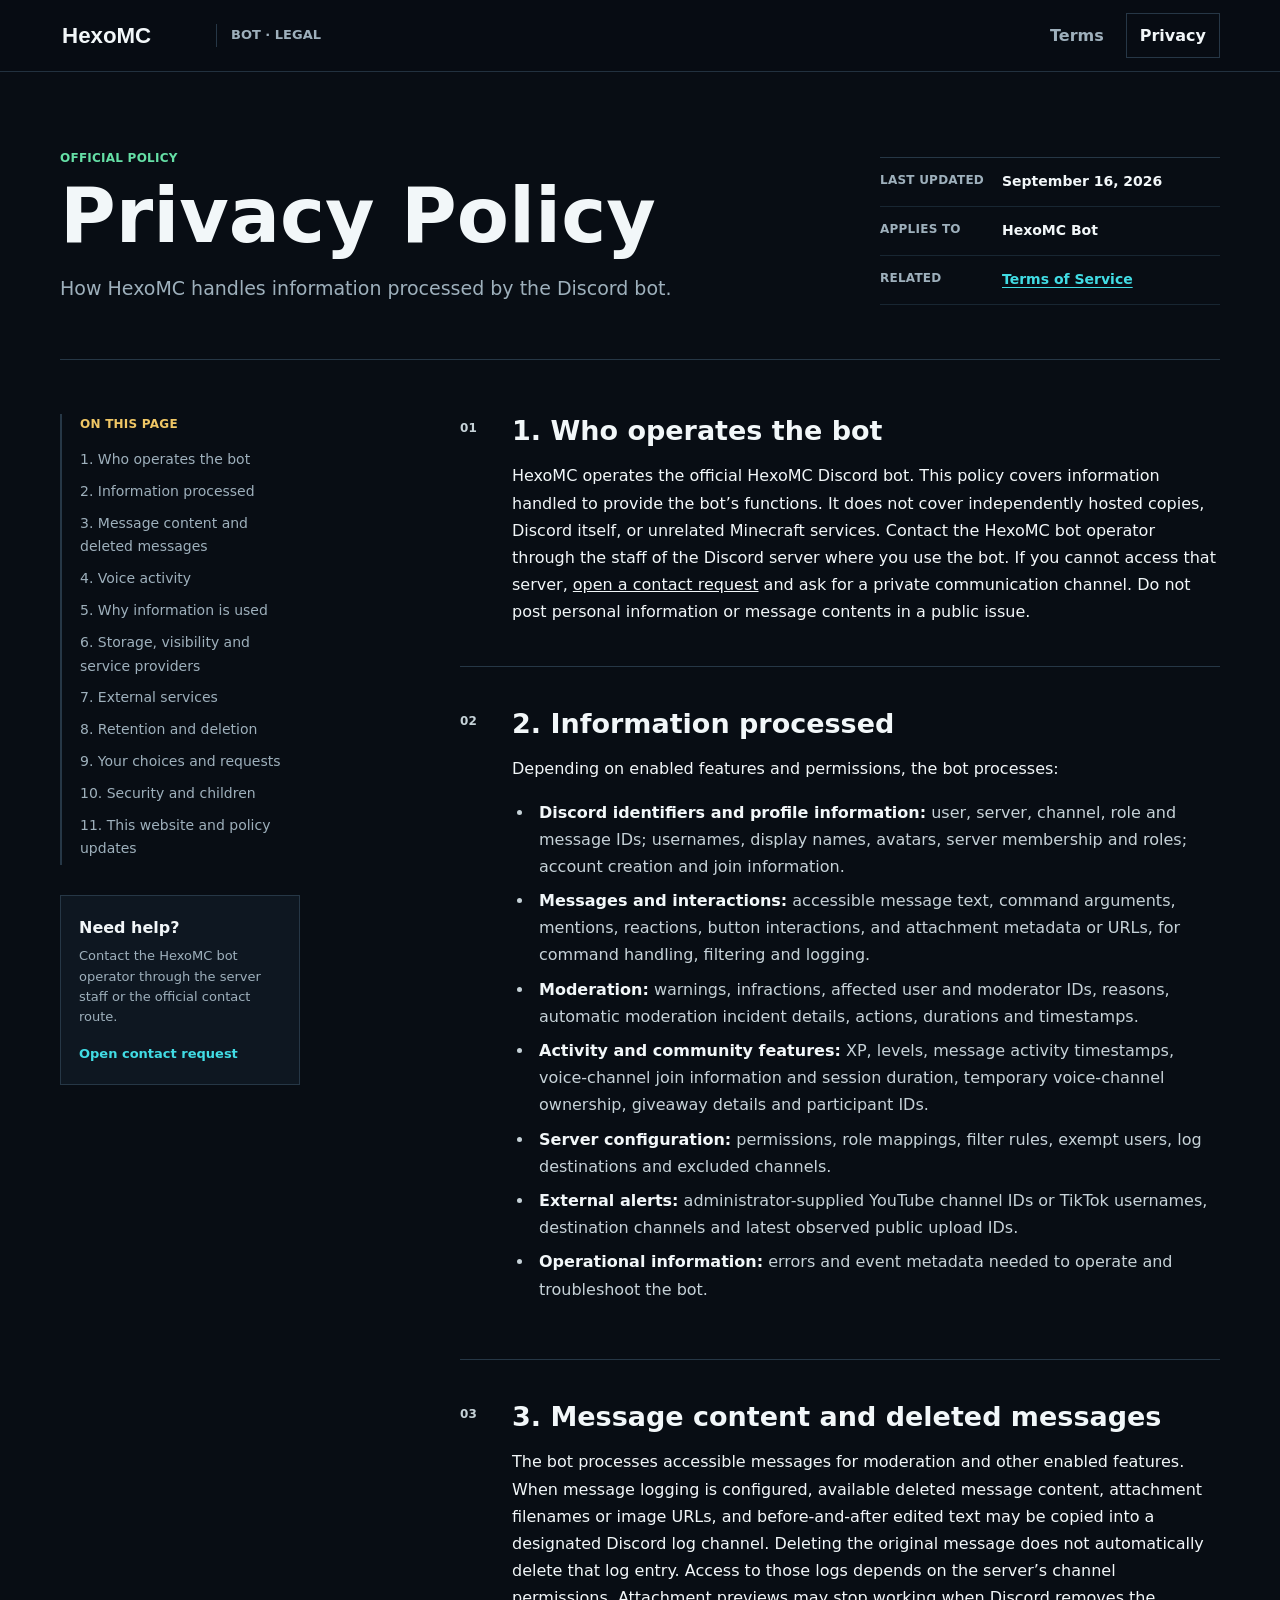
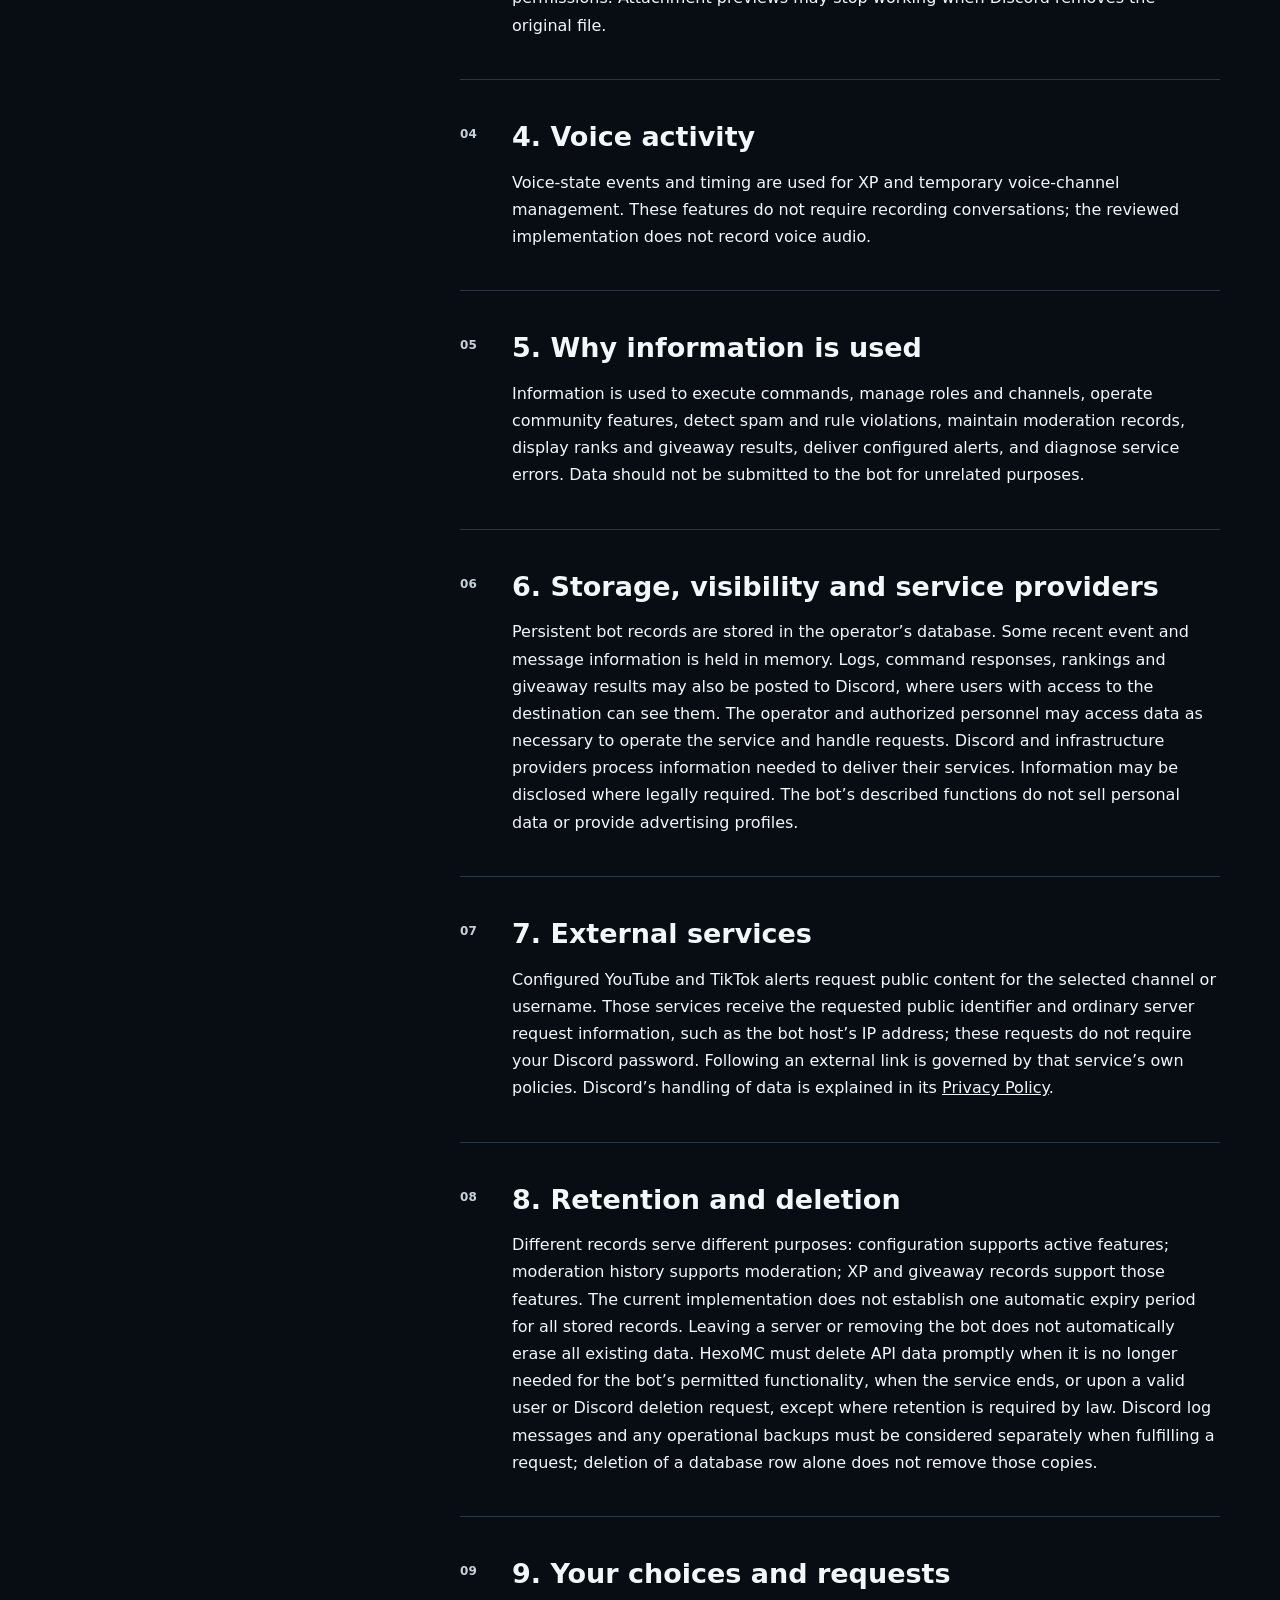
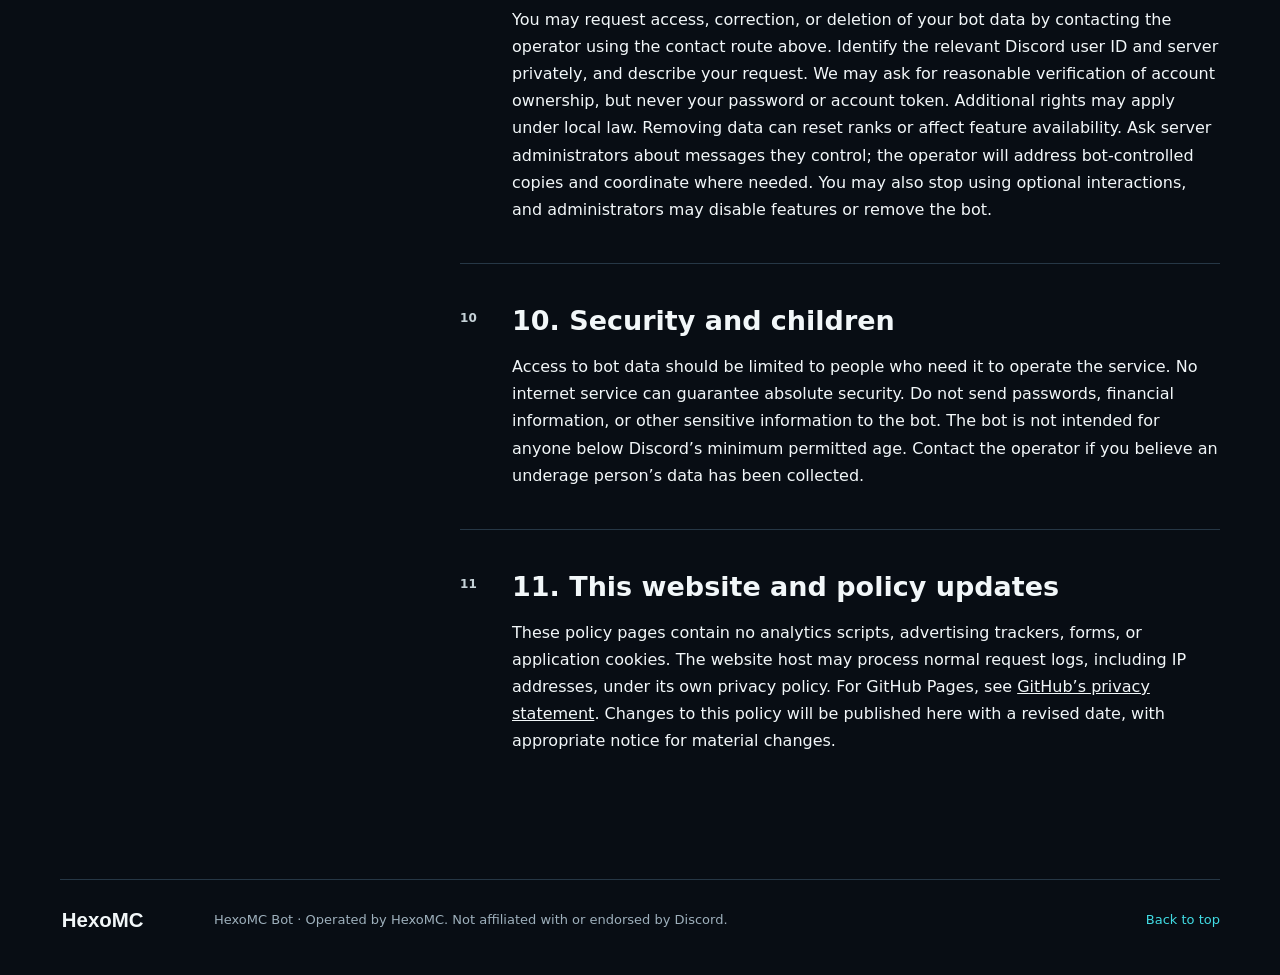
<file: privacy-policy/index.html>
<!doctype html>
<html lang="en">
<head>
  <meta charset="utf-8">
  <meta name="viewport" content="width=device-width, initial-scale=1">
  <meta name="description" content="Privacy Policy for the HexoMC Discord bot.">
  <meta name="theme-color" content="#080d14">
  <link rel="icon" type="image/png" href="../assets/hexomc-icon.png">
  <link rel="stylesheet" href="../styles.css">
  <title>Privacy Policy | HexoMC Bot</title>
</head>
<body>
  <a class="skip" href="#main">Skip to content</a>
  <header class="site-header">
    <a class="brand" href="../ToS-&-PP/" aria-label="HexoMC Bot legal home">
      <img src="../assets/hexomc-title.svg" alt="HexoMC">
      <span>Bot · Legal</span>
    </a>
    <nav class="header-nav" aria-label="Legal navigation">
      <a href="../terms-of-service/" >Terms</a>
      <a href="../privacy-policy/" aria-current="page">Privacy</a>
    </nav>
  </header>

  <main id="main">
    <section class="policy-heading" aria-labelledby="policy-title">
      <div class="heading-copy">
        <p class="eyebrow">Official policy</p>
        <h1 id="policy-title">Privacy Policy</h1>
        <p class="summary">How HexoMC handles information processed by the Discord bot.</p>
      </div>
      <dl class="policy-meta">
        <div><dt>Last updated</dt><dd>September 16, 2026</dd></div>
        <div><dt>Applies to</dt><dd>HexoMC Bot</dd></div>
        <div><dt>Related</dt><dd><a href="../terms-of-service/">Terms of Service</a></dd></div>
      </dl>
    </section>

    <div class="policy-layout">
      <aside class="sidebar">
        <nav class="contents" aria-label="Policy sections">
          <strong>On this page</strong>
          <a href="#1-who-operates-the-bot">1. Who operates the bot</a><a href="#2-information-processed">2. Information processed</a><a href="#3-message-content-and-deleted-messages">3. Message content and deleted messages</a><a href="#4-voice-activity">4. Voice activity</a><a href="#5-why-information-is-used">5. Why information is used</a><a href="#6-storage-visibility-and-service-providers">6. Storage, visibility and service providers</a><a href="#7-external-services">7. External services</a><a href="#8-retention-and-deletion">8. Retention and deletion</a><a href="#9-your-choices-and-requests">9. Your choices and requests</a><a href="#10-security-and-children">10. Security and children</a><a href="#11-this-website-and-policy-updates">11. This website and policy updates</a>
        </nav>
        <div class="sidebar-support">
          <span>Need help?</span>
          <p>Contact the HexoMC bot operator through the server staff or the official contact route.</p>
          <a href="https://github.com/HexoMC/hexomc-bot-legal/issues/new" target="_blank" rel="noreferrer">Open contact request</a>
        </div>
      </aside>
      <article class="policy">
        <section id="1-who-operates-the-bot">
          <p class="section-number">01</p>
          <h2>1. Who operates the bot</h2>
          <div>HexoMC operates the official HexoMC Discord bot. This policy covers information handled to provide the bot’s functions. It does not cover independently hosted copies, Discord itself, or unrelated Minecraft services. Contact the HexoMC bot operator through the staff of the Discord server where you use the bot. If you cannot access that server, <a href="https://github.com/HexoMC/hexomc-bot-legal/issues/new">open a contact request</a> and ask for a private communication channel. Do not post personal information or message contents in a public issue.</div>
        </section>
        <section id="2-information-processed">
          <p class="section-number">02</p>
          <h2>2. Information processed</h2>
          <div>Depending on enabled features and permissions, the bot processes: <ul> <li> <strong>Discord identifiers and profile information:</strong> user, server, channel, role and message IDs; usernames, display names, avatars, server membership and roles; account creation and join information. </li> <li> <strong>Messages and interactions:</strong> accessible message text, command arguments, mentions, reactions, button interactions, and attachment metadata or URLs, for command handling, filtering and logging. </li> <li> <strong>Moderation:</strong> warnings, infractions, affected user and moderator IDs, reasons, automatic moderation incident details, actions, durations and timestamps. </li> <li> <strong>Activity and community features:</strong> XP, levels, message activity timestamps, voice-channel join information and session duration, temporary voice-channel ownership, giveaway details and participant IDs. </li> <li> <strong>Server configuration:</strong> permissions, role mappings, filter rules, exempt users, log destinations and excluded channels. </li> <li> <strong>External alerts:</strong> administrator-supplied YouTube channel IDs or TikTok usernames, destination channels and latest observed public upload IDs. </li> <li> <strong>Operational information:</strong> errors and event metadata needed to operate and troubleshoot the bot. </li> </ul></div>
        </section>
        <section id="3-message-content-and-deleted-messages">
          <p class="section-number">03</p>
          <h2>3. Message content and deleted messages</h2>
          <div>The bot processes accessible messages for moderation and other enabled features. When message logging is configured, available deleted message content, attachment filenames or image URLs, and before-and-after edited text may be copied into a designated Discord log channel. Deleting the original message does not automatically delete that log entry. Access to those logs depends on the server’s channel permissions. Attachment previews may stop working when Discord removes the original file.</div>
        </section>
        <section id="4-voice-activity">
          <p class="section-number">04</p>
          <h2>4. Voice activity</h2>
          <div>Voice-state events and timing are used for XP and temporary voice-channel management. These features do not require recording conversations; the reviewed implementation does not record voice audio.</div>
        </section>
        <section id="5-why-information-is-used">
          <p class="section-number">05</p>
          <h2>5. Why information is used</h2>
          <div>Information is used to execute commands, manage roles and channels, operate community features, detect spam and rule violations, maintain moderation records, display ranks and giveaway results, deliver configured alerts, and diagnose service errors. Data should not be submitted to the bot for unrelated purposes.</div>
        </section>
        <section id="6-storage-visibility-and-service-providers">
          <p class="section-number">06</p>
          <h2>6. Storage, visibility and service providers</h2>
          <div>Persistent bot records are stored in the operator’s database. Some recent event and message information is held in memory. Logs, command responses, rankings and giveaway results may also be posted to Discord, where users with access to the destination can see them. The operator and authorized personnel may access data as necessary to operate the service and handle requests. Discord and infrastructure providers process information needed to deliver their services. Information may be disclosed where legally required. The bot’s described functions do not sell personal data or provide advertising profiles.</div>
        </section>
        <section id="7-external-services">
          <p class="section-number">07</p>
          <h2>7. External services</h2>
          <div>Configured YouTube and TikTok alerts request public content for the selected channel or username. Those services receive the requested public identifier and ordinary server request information, such as the bot host’s IP address; these requests do not require your Discord password. Following an external link is governed by that service’s own policies. Discord’s handling of data is explained in its <a href="https://discord.com/privacy">Privacy Policy</a>.</div>
        </section>
        <section id="8-retention-and-deletion">
          <p class="section-number">08</p>
          <h2>8. Retention and deletion</h2>
          <div>Different records serve different purposes: configuration supports active features; moderation history supports moderation; XP and giveaway records support those features. The current implementation does not establish one automatic expiry period for all stored records. Leaving a server or removing the bot does not automatically erase all existing data. HexoMC must delete API data promptly when it is no longer needed for the bot’s permitted functionality, when the service ends, or upon a valid user or Discord deletion request, except where retention is required by law. Discord log messages and any operational backups must be considered separately when fulfilling a request; deletion of a database row alone does not remove those copies.</div>
        </section>
        <section id="9-your-choices-and-requests">
          <p class="section-number">09</p>
          <h2>9. Your choices and requests</h2>
          <div>You may request access, correction, or deletion of your bot data by contacting the operator using the contact route above. Identify the relevant Discord user ID and server privately, and describe your request. We may ask for reasonable verification of account ownership, but never your password or account token. Additional rights may apply under local law. Removing data can reset ranks or affect feature availability. Ask server administrators about messages they control; the operator will address bot-controlled copies and coordinate where needed. You may also stop using optional interactions, and administrators may disable features or remove the bot.</div>
        </section>
        <section id="10-security-and-children">
          <p class="section-number">10</p>
          <h2>10. Security and children</h2>
          <div>Access to bot data should be limited to people who need it to operate the service. No internet service can guarantee absolute security. Do not send passwords, financial information, or other sensitive information to the bot. The bot is not intended for anyone below Discord’s minimum permitted age. Contact the operator if you believe an underage person’s data has been collected.</div>
        </section>
        <section id="11-this-website-and-policy-updates">
          <p class="section-number">11</p>
          <h2>11. This website and policy updates</h2>
          <div>These policy pages contain no analytics scripts, advertising trackers, forms, or application cookies. The website host may process normal request logs, including IP addresses, under its own privacy policy. For GitHub Pages, see <a href="https://docs.github.com/en/site-policy/privacy-policies/github-general-privacy-statement">GitHub’s privacy statement</a>. Changes to this policy will be published here with a revised date, with appropriate notice for material changes.</div>
        </section>
      </article>
    </div>
  </main>

  <footer>
    <img src="../assets/hexomc-title.svg" alt="HexoMC">
    <p>HexoMC Bot · Operated by HexoMC. Not affiliated with or endorsed by Discord.</p>
    <a href="#main">Back to top</a>
  </footer>
</body>
  </html>
</file>
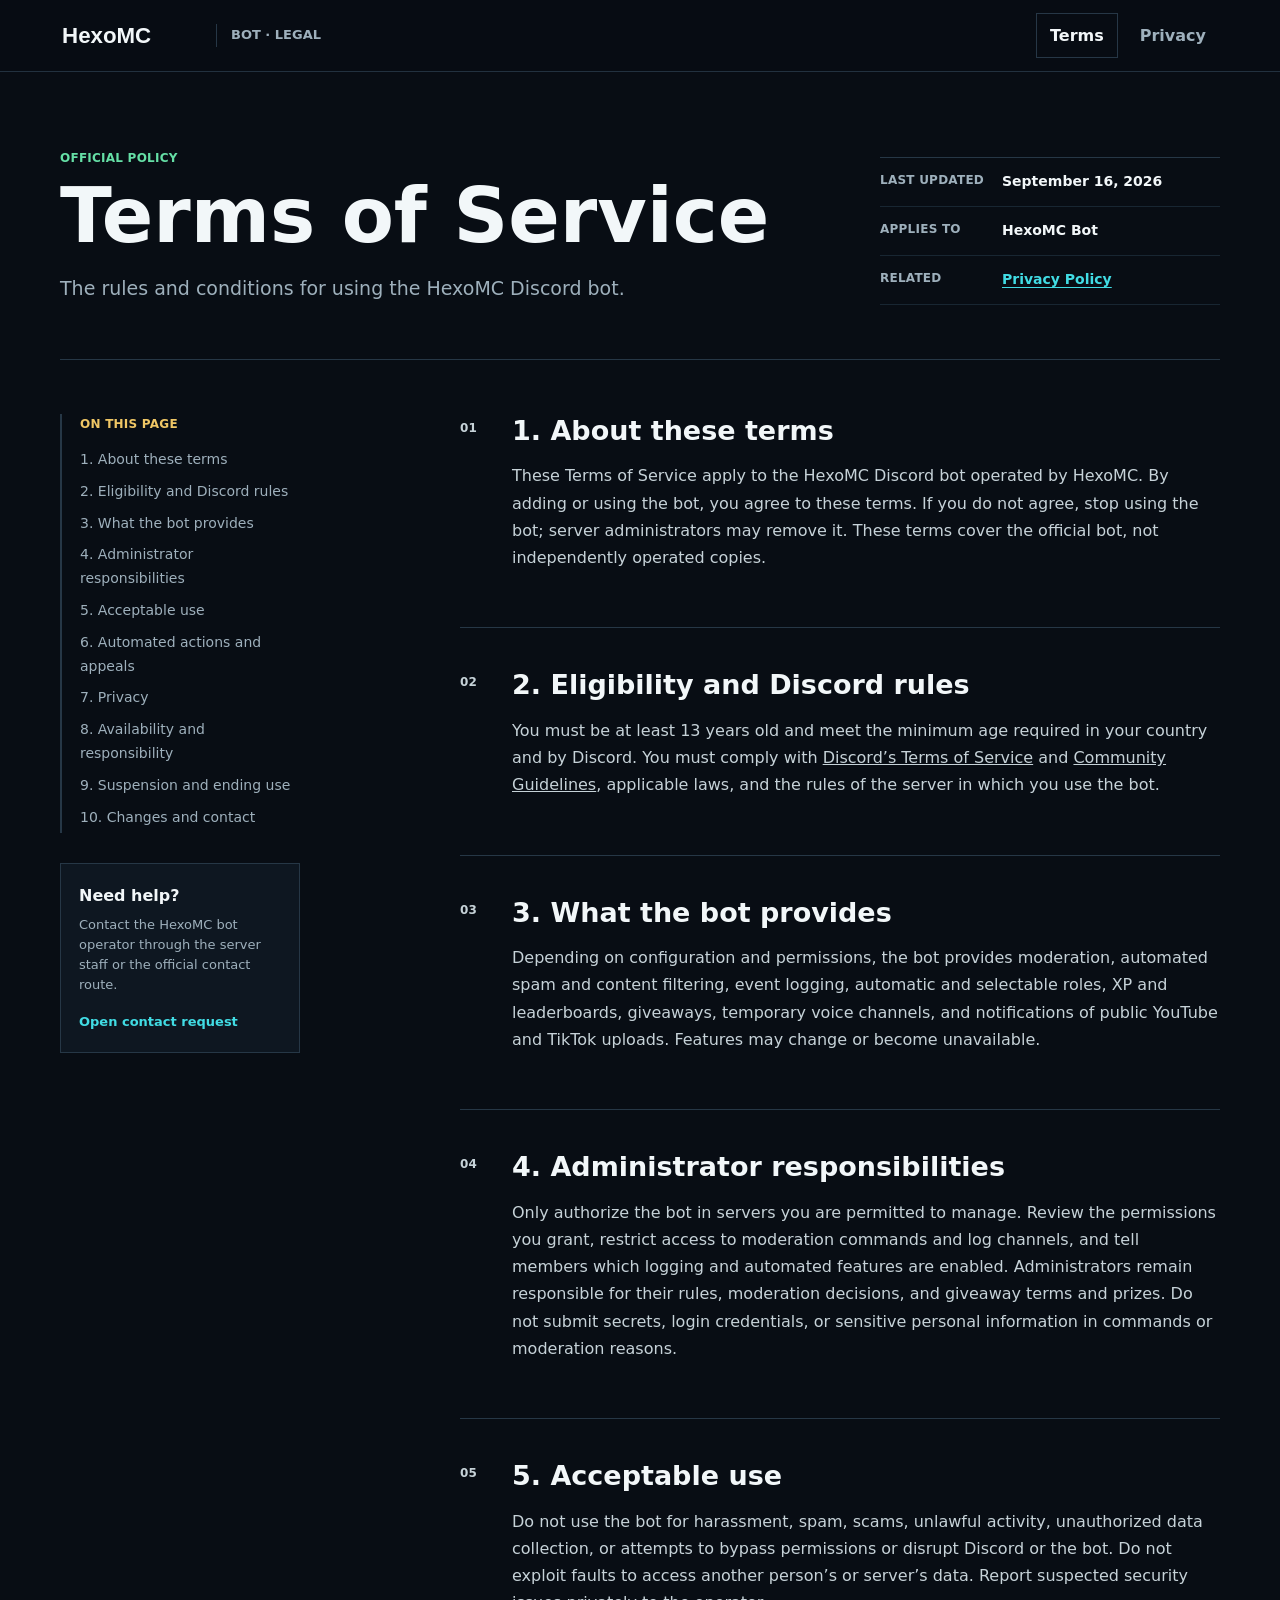
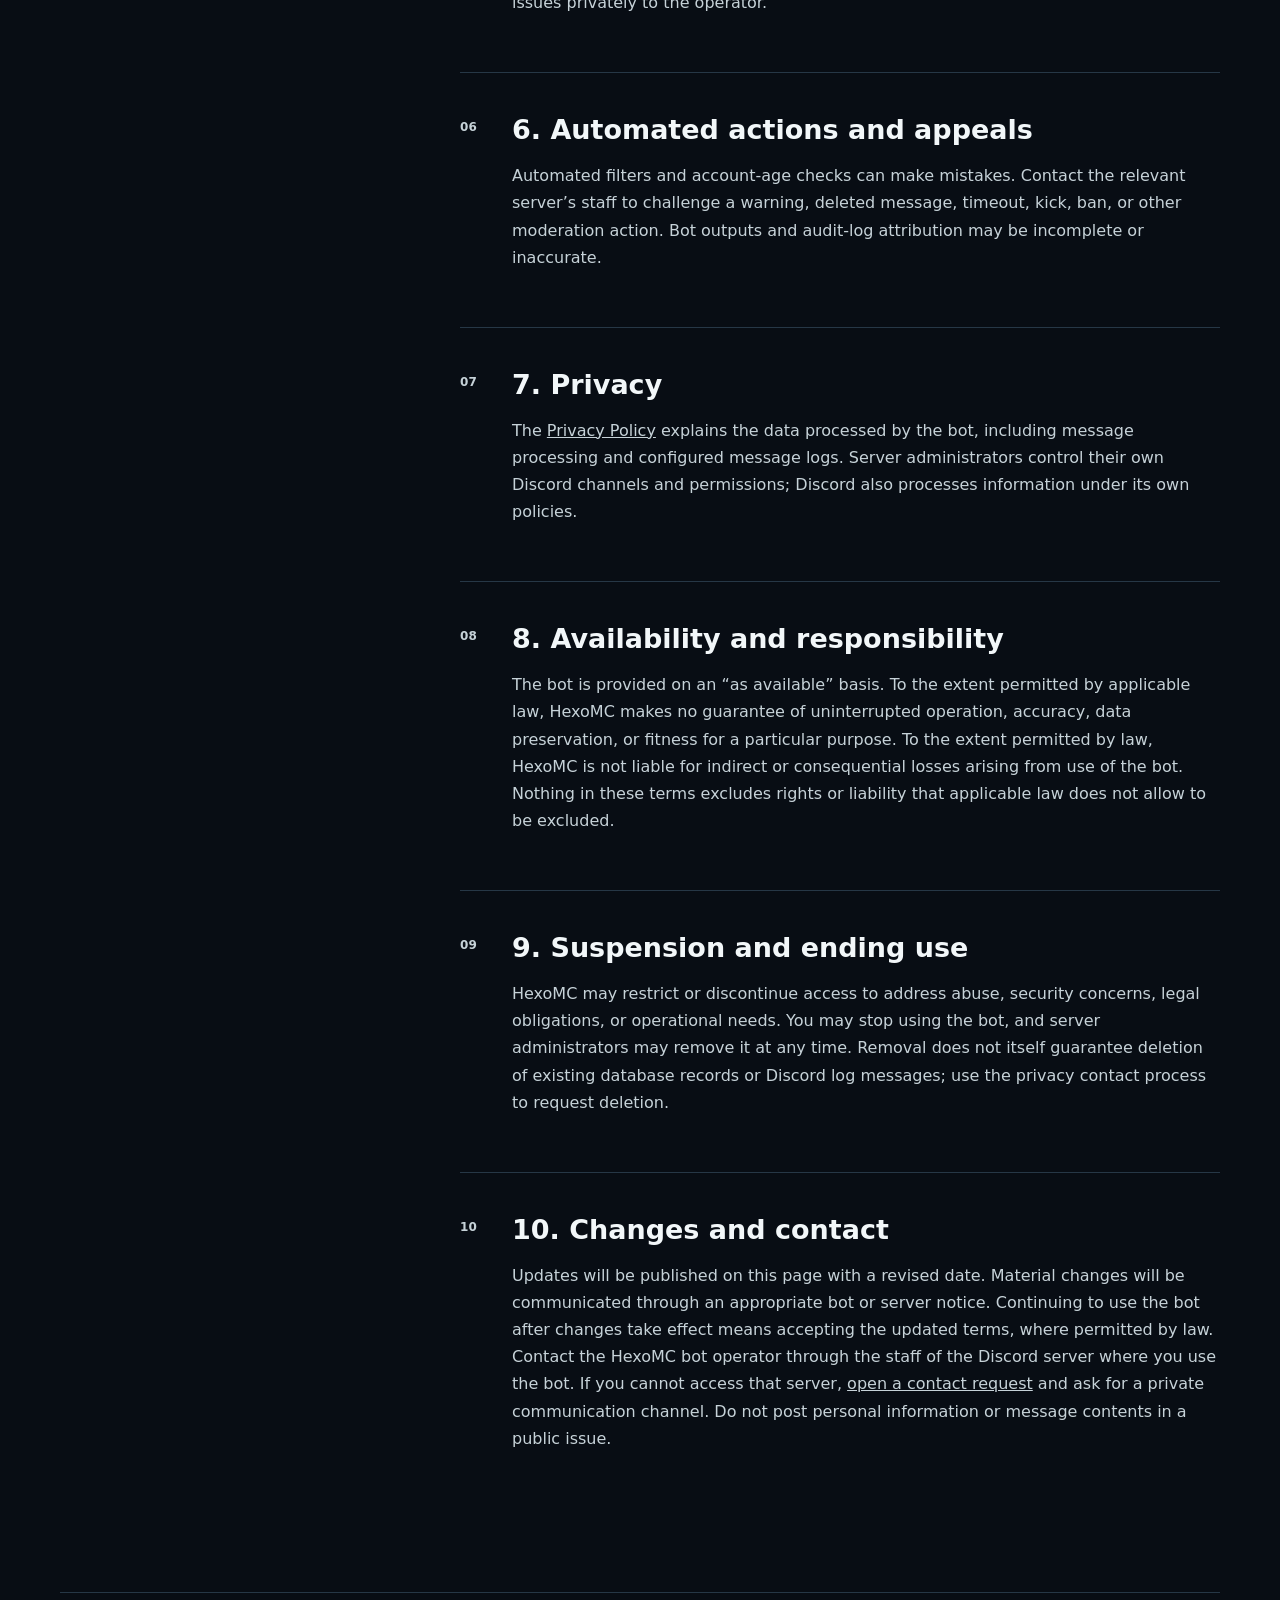
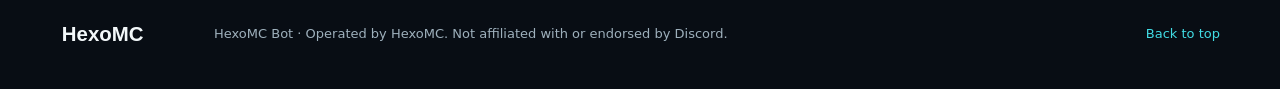
<file: terms-of-service/index.html>
<!doctype html>
<html lang="en">
<head>
  <meta charset="utf-8">
  <meta name="viewport" content="width=device-width, initial-scale=1">
  <meta name="description" content="Terms of Service for the HexoMC Discord bot.">
  <meta name="theme-color" content="#080d14">
  <link rel="icon" type="image/png" href="../assets/hexomc-icon.png">
  <link rel="stylesheet" href="../styles.css">
  <title>Terms of Service | HexoMC Bot</title>
</head>
<body>
  <a class="skip" href="#main">Skip to content</a>
  <header class="site-header">
    <a class="brand" href="../ToS-&-PP/" aria-label="HexoMC Bot legal home">
      <img src="../assets/hexomc-title.svg" alt="HexoMC">
      <span>Bot · Legal</span>
    </a>
    <nav class="header-nav" aria-label="Legal navigation">
      <a href="../terms-of-service/" aria-current="page">Terms</a>
      <a href="../privacy-policy/" >Privacy</a>
    </nav>
  </header>

  <main id="main">
    <section class="policy-heading" aria-labelledby="policy-title">
      <div class="heading-copy">
        <p class="eyebrow">Official policy</p>
        <h1 id="policy-title">Terms of Service</h1>
        <p class="summary">The rules and conditions for using the HexoMC Discord bot.</p>
      </div>
      <dl class="policy-meta">
        <div><dt>Last updated</dt><dd>September 16, 2026</dd></div>
        <div><dt>Applies to</dt><dd>HexoMC Bot</dd></div>
        <div><dt>Related</dt><dd><a href="../privacy-policy/">Privacy Policy</a></dd></div>
      </dl>
    </section>

    <div class="policy-layout">
      <aside class="sidebar">
        <nav class="contents" aria-label="Policy sections">
          <strong>On this page</strong>
          <a href="#1-about-these-terms">1. About these terms</a><a href="#2-eligibility-and-discord-rules">2. Eligibility and Discord rules</a><a href="#3-what-the-bot-provides">3. What the bot provides</a><a href="#4-administrator-responsibilities">4. Administrator responsibilities</a><a href="#5-acceptable-use">5. Acceptable use</a><a href="#6-automated-actions-and-appeals">6. Automated actions and appeals</a><a href="#7-privacy">7. Privacy</a><a href="#8-availability-and-responsibility">8. Availability and responsibility</a><a href="#9-suspension-and-ending-use">9. Suspension and ending use</a><a href="#10-changes-and-contact">10. Changes and contact</a>
        </nav>
        <div class="sidebar-support">
          <span>Need help?</span>
          <p>Contact the HexoMC bot operator through the server staff or the official contact route.</p>
          <a href="https://github.com/HexoMC/hexomc-bot-legal/issues/new" target="_blank" rel="noreferrer">Open contact request</a>
        </div>
      </aside>
      <article class="policy">
        <section id="1-about-these-terms">
          <p class="section-number">01</p>
          <h2>1. About these terms</h2>
          <p>These Terms of Service apply to the HexoMC Discord bot operated by HexoMC. By adding or using the bot, you agree to these terms. If you do not agree, stop using the bot; server administrators may remove it. These terms cover the official bot, not independently operated copies.</p>
        </section>
        <section id="2-eligibility-and-discord-rules">
          <p class="section-number">02</p>
          <h2>2. Eligibility and Discord rules</h2>
          <p>You must be at least 13 years old and meet the minimum age required in your country and by Discord. You must comply with <a href="https://discord.com/terms">Discord’s Terms of Service</a> and <a href="https://discord.com/guidelines">Community Guidelines</a>, applicable laws, and the rules of the server in which you use the bot.</p>
        </section>
        <section id="3-what-the-bot-provides">
          <p class="section-number">03</p>
          <h2>3. What the bot provides</h2>
          <p>Depending on configuration and permissions, the bot provides moderation, automated spam and content filtering, event logging, automatic and selectable roles, XP and leaderboards, giveaways, temporary voice channels, and notifications of public YouTube and TikTok uploads. Features may change or become unavailable.</p>
        </section>
        <section id="4-administrator-responsibilities">
          <p class="section-number">04</p>
          <h2>4. Administrator responsibilities</h2>
          <p>Only authorize the bot in servers you are permitted to manage. Review the permissions you grant, restrict access to moderation commands and log channels, and tell members which logging and automated features are enabled. Administrators remain responsible for their rules, moderation decisions, and giveaway terms and prizes. Do not submit secrets, login credentials, or sensitive personal information in commands or moderation reasons.</p>
        </section>
        <section id="5-acceptable-use">
          <p class="section-number">05</p>
          <h2>5. Acceptable use</h2>
          <p>Do not use the bot for harassment, spam, scams, unlawful activity, unauthorized data collection, or attempts to bypass permissions or disrupt Discord or the bot. Do not exploit faults to access another person’s or server’s data. Report suspected security issues privately to the operator.</p>
        </section>
        <section id="6-automated-actions-and-appeals">
          <p class="section-number">06</p>
          <h2>6. Automated actions and appeals</h2>
          <p>Automated filters and account-age checks can make mistakes. Contact the relevant server’s staff to challenge a warning, deleted message, timeout, kick, ban, or other moderation action. Bot outputs and audit-log attribution may be incomplete or inaccurate.</p>
        </section>
        <section id="7-privacy">
          <p class="section-number">07</p>
          <h2>7. Privacy</h2>
          <p>The <a href="../privacy-policy/">Privacy Policy</a> explains the data processed by the bot, including message processing and configured message logs. Server administrators control their own Discord channels and permissions; Discord also processes information under its own policies.</p>
        </section>
        <section id="8-availability-and-responsibility">
          <p class="section-number">08</p>
          <h2>8. Availability and responsibility</h2>
          <p>The bot is provided on an “as available” basis. To the extent permitted by applicable law, HexoMC makes no guarantee of uninterrupted operation, accuracy, data preservation, or fitness for a particular purpose. To the extent permitted by law, HexoMC is not liable for indirect or consequential losses arising from use of the bot. Nothing in these terms excludes rights or liability that applicable law does not allow to be excluded.</p>
        </section>
        <section id="9-suspension-and-ending-use">
          <p class="section-number">09</p>
          <h2>9. Suspension and ending use</h2>
          <p>HexoMC may restrict or discontinue access to address abuse, security concerns, legal obligations, or operational needs. You may stop using the bot, and server administrators may remove it at any time. Removal does not itself guarantee deletion of existing database records or Discord log messages; use the privacy contact process to request deletion.</p>
        </section>
        <section id="10-changes-and-contact">
          <p class="section-number">10</p>
          <h2>10. Changes and contact</h2>
          <p>Updates will be published on this page with a revised date. Material changes will be communicated through an appropriate bot or server notice. Continuing to use the bot after changes take effect means accepting the updated terms, where permitted by law. Contact the HexoMC bot operator through the staff of the Discord server where you use the bot. If you cannot access that server, <a href="https://github.com/HexoMC/hexomc-bot-legal/issues/new">open a contact request</a> and ask for a private communication channel. Do not post personal information or message contents in a public issue.</p>
        </section>
      </article>
    </div>
  </main>

  <footer>
    <img src="../assets/hexomc-title.svg" alt="HexoMC">
    <p>HexoMC Bot · Operated by HexoMC. Not affiliated with or endorsed by Discord.</p>
    <a href="#main">Back to top</a>
  </footer>
</body>
</html>
</file>
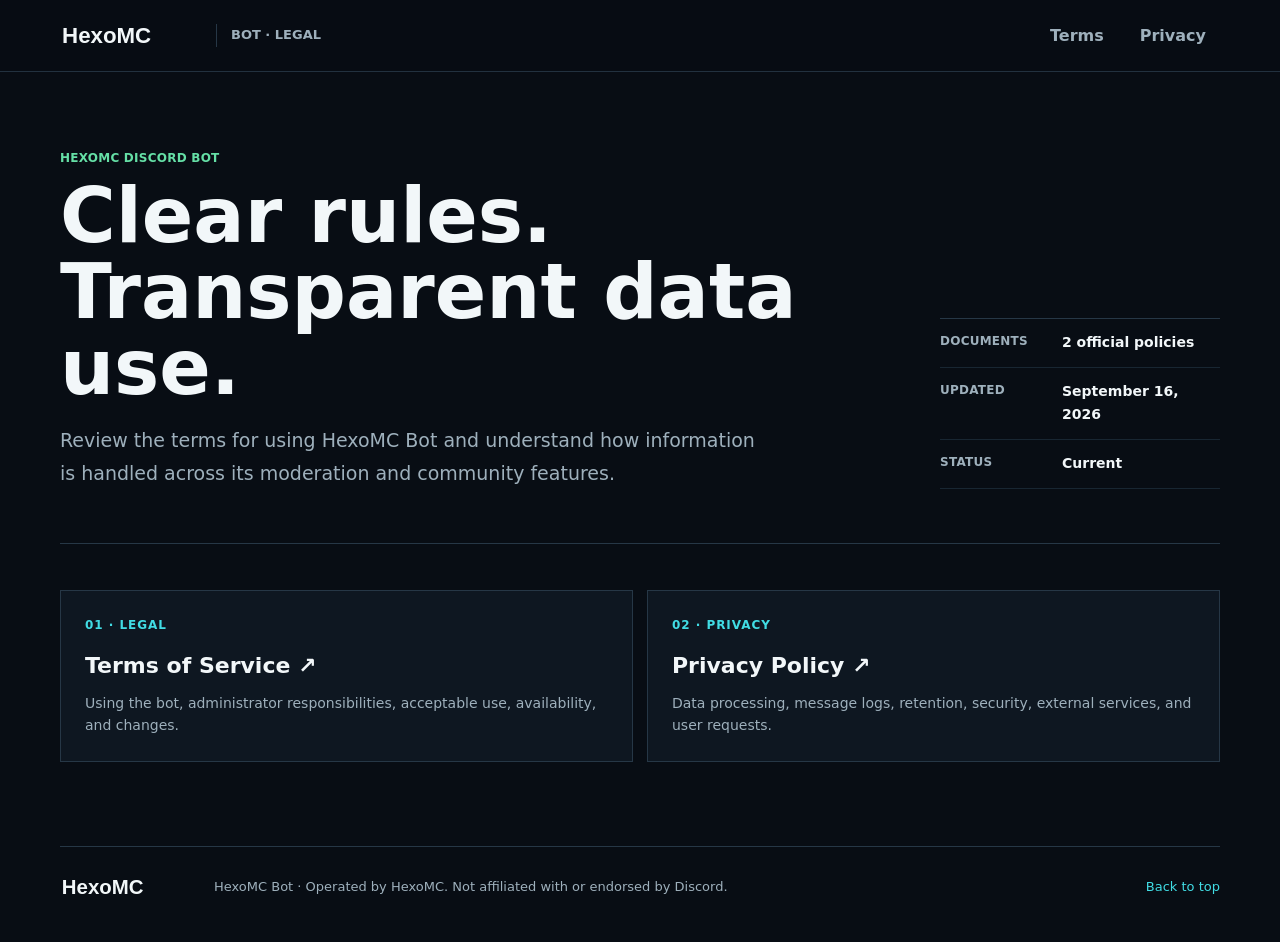
<file: ToS-&-PP/index.html>
<!doctype html>
<html lang="en">
<head>
  <meta charset="utf-8">
  <meta name="viewport" content="width=device-width, initial-scale=1">
  <meta name="description" content="Legal and privacy information for the HexoMC Discord bot.">
  <meta name="theme-color" content="#080d14">
  <link rel="icon" type="image/png" href="../assets/hexomc-icon.png">
  <link rel="stylesheet" href="../styles.css">
  <title>Legal | HexoMC Bot</title>
</head>
<body>
  <a class="skip" href="#main">Skip to content</a>
  <header class="site-header">
    <a class="brand" href="./" aria-label="HexoMC Bot legal home">
      <img src="../assets/hexomc-title.svg" alt="HexoMC">
      <span>Bot · Legal</span>
    </a>
    <nav class="header-nav" aria-label="Legal navigation">
      <a href="../terms-of-service/">Terms</a>
      <a href="../privacy-policy/">Privacy</a>
    </nav>
  </header>

  <main id="main">
    <section class="legal-heading">
      <div>
        <p class="eyebrow">HexoMC Discord Bot</p>
        <h1>Clear rules.<br>Transparent data use.</h1>
        <p class="intro">Review the terms for using HexoMC Bot and understand how information is handled across its moderation and community features.</p>
      </div>
      <dl class="policy-meta">
        <div><dt>Documents</dt><dd>2 official policies</dd></div>
        <div><dt>Updated</dt><dd>September 16, 2026</dd></div>
        <div><dt>Status</dt><dd>Current</dd></div>
      </dl>
    </section>

    <div class="legal-cards">
      <a class="legal-card" href="../terms-of-service/">
        <span class="card-number">01 · LEGAL</span>
        <strong>Terms of Service ↗</strong>
        <p>Using the bot, administrator responsibilities, acceptable use, availability, and changes.</p>
      </a>
      <a class="legal-card" href="../privacy-policy/">
        <span class="card-number">02 · PRIVACY</span>
        <strong>Privacy Policy ↗</strong>
        <p>Data processing, message logs, retention, security, external services, and user requests.</p>
      </a>
    </div>
  </main>

  <footer>
    <img src="../assets/hexomc-title.svg" alt="HexoMC">
    <p>HexoMC Bot · Operated by HexoMC. Not affiliated with or endorsed by Discord.</p>
    <a href="#main">Back to top</a>
  </footer>
</body>
</html>
</file>
<file: styles.css>
:root {
  color-scheme: dark;
  --bg: #080d14;
  --surface: #0e1721;
  --surface-strong: #121e2b;
  --line: #263746;
  --line-soft: #182632;
  --text: #f2f7f9;
  --muted: #9eb0bc;
  --body: #c6d2d8;
  --cyan: #41dce4;
  --green: #65dfa6;
  --gold: #efc665;
  --content: 1160px;
}
* { box-sizing: border-box; }
html { scroll-behavior: smooth; scroll-padding-top: 96px; }
body {
  margin: 0;
  min-width: 280px;
  background: var(--bg);
  color: var(--text);
  font-family: Inter, ui-sans-serif, system-ui, -apple-system, BlinkMacSystemFont, "Segoe UI", sans-serif;
  font-size: 16px;
  line-height: 1.7;
}
a { color: inherit; }
.site-header {
  position: sticky; top: 0; z-index: 10;
  display: flex; align-items: center; justify-content: space-between;
  min-height: 72px;
  padding: 12px max(24px, calc((100vw - var(--content)) / 2));
  border-bottom: 1px solid rgba(38,55,70,.88);
  background: rgba(8,13,20,.95);
  backdrop-filter: blur(16px);
}
.brand { display:flex; align-items:center; gap:14px; text-decoration:none; }
.brand img { display:block; width:142px; height:auto; }
.brand span {
  padding-left:14px; border-left:1px solid var(--line);
  color:var(--muted); font-size:13px; font-weight:700; text-transform:uppercase;
}
.header-nav { display:flex; gap:8px; align-items:center; flex-wrap:wrap; }
.header-nav a, .header-action, .primary-action, .sidebar-support a {
  font-weight:700; text-decoration:none;
}
.header-nav a, .header-action {
  padding:8px 13px; border:1px solid transparent; color:var(--muted);
}
.header-nav a:hover, .header-nav a[aria-current="page"], .header-action:hover {
  border-color:var(--line); color:var(--text);
}
.header-action { border-color:var(--line); color:var(--text); }
.header-action:hover { border-color:var(--cyan); color:var(--cyan); }

main, footer { width:min(calc(100% - 40px), var(--content)); margin:0 auto; }
.policy-heading, .legal-heading {
  display:grid; grid-template-columns:minmax(0,1fr) 340px;
  gap:72px; align-items:end; padding:76px 0 54px;
  border-bottom:1px solid var(--line);
}
.legal-heading { grid-template-columns:minmax(0,1fr) 280px; }
.eyebrow, .section-number, .policy-meta dt, .contents strong {
  font-size:12px; font-weight:800; text-transform:uppercase; letter-spacing:.02em;
}
.eyebrow { margin:0 0 10px; color:var(--green); }
h1,h2,p { margin-top:0; }
h1 { margin-bottom:18px; font-size:clamp(44px,7vw,76px); line-height:1; letter-spacing:0; }
.summary, .intro { max-width:700px; margin-bottom:0; color:var(--muted); font-size:19px; }
.policy-meta { margin:0; border-top:1px solid var(--line); }
.policy-meta div {
  display:grid; grid-template-columns:108px minmax(0,1fr); gap:14px;
  padding:12px 0; border-bottom:1px solid var(--line-soft);
}
.policy-meta dt { color:var(--muted); }
.policy-meta dd { min-width:0; margin:0; color:var(--text); font-size:14px; font-weight:650; overflow-wrap:anywhere; }
.policy-meta a { color:var(--cyan); text-decoration-thickness:1px; text-underline-offset:3px; }

.policy-layout {
  display:grid; grid-template-columns:240px minmax(0,760px);
  gap:88px; justify-content:space-between; padding:54px 0 84px;
}
.sidebar { position:sticky; top:104px; align-self:start; }
.contents { padding-left:18px; border-left:2px solid var(--line); }
.contents strong,.contents a { display:block; }
.contents strong { margin-bottom:10px; color:var(--gold); }
.contents a { padding:4px 0; color:var(--muted); font-size:14px; text-decoration:none; }
.contents a:hover { color:var(--cyan); }
.sidebar-support { margin-top:30px; padding:18px; border:1px solid var(--line); background:var(--surface); }
.sidebar-support span { color:var(--text); font-weight:750; }
.sidebar-support p { margin:5px 0 12px; color:var(--muted); font-size:13px; line-height:1.55; }
.sidebar-support a { color:var(--cyan); font-size:13px; }

.important-note { margin-bottom:44px; padding:20px 22px; border-left:3px solid var(--green); background:var(--surface-strong); }
.important-note strong { color:var(--green); }
.important-note p { margin:5px 0 0; color:var(--body); }
.policy section {
  position:relative; scroll-margin-top:100px;
  padding:0 0 40px 52px; margin:0 0 40px; border-bottom:1px solid var(--line);
}
.policy section:last-child { margin-bottom:0; border-bottom:0; }
.section-number { position:absolute; top:4px; left:0; color:var(--cyan); }
h2 { margin-bottom:15px; font-size:27px; line-height:1.25; letter-spacing:0; }
.policy p,.policy li { color:var(--body); }
.policy ul { padding-left:22px; }
.policy li { padding-left:5px; margin-bottom:7px; }
.policy strong { color:var(--text); }
code {
  padding:2px 6px; border:1px solid var(--line); background:#080d13;
  color:var(--gold); font-family:"Cascadia Code",Consolas,monospace;
}
.primary-action {
  display:inline-flex; align-items:center; gap:12px; margin-top:8px;
  padding:11px 15px; border:1px solid var(--cyan); background:#10272f; color:var(--text);
}
.primary-action:hover { background:#15353e; color:var(--cyan); }
.primary-action span { color:var(--cyan); font-size:18px; }

.legal-cards {
  display:grid; grid-template-columns:repeat(2,minmax(0,1fr)); gap:14px;
  margin:46px 0 84px;
}
.legal-card {
  display:block; padding:24px; border:1px solid var(--line); background:var(--surface);
  text-decoration:none; transition:border-color .2s ease, background .2s ease, transform .2s ease;
}
.legal-card:hover { border-color:var(--cyan); background:var(--surface-strong); transform:translateY(-3px); }
.legal-card .card-number { display:block; margin-bottom:12px; color:var(--cyan); font-size:12px; font-weight:800; letter-spacing:.08em; }
.legal-card strong { display:block; margin-bottom:7px; color:var(--text); font-size:22px; }
.legal-card p { margin:0; color:var(--muted); font-size:14px; line-height:1.6; }

footer {
  display:grid; grid-template-columns:130px 1fr auto; gap:24px; align-items:center;
  padding:26px 0 40px; border-top:1px solid var(--line); color:var(--muted); font-size:13px;
}
footer img { display:block; width:130px; height:auto; }
footer p { margin:0; }
footer a { color:var(--cyan); text-decoration:none; }
.skip {
  position:absolute; left:16px; top:-100px; padding:8px 12px;
  background:var(--surface-strong); color:var(--text); border:1px solid var(--line); z-index:20;
}
.skip:focus { top:10px; }

@media (max-width:840px) {
  .policy-heading,.legal-heading { grid-template-columns:1fr; gap:36px; padding-top:56px; }
  .policy-meta { max-width:520px; }
  .policy-layout { display:block; padding-top:34px; }
  .sidebar { position:static; margin-bottom:44px; }
  .contents {
    display:flex; gap:8px; overflow-x:auto; padding:0 0 12px;
    border-left:0; border-bottom:1px solid var(--line); scrollbar-width:thin;
  }
  .contents strong { display:none; }
  .contents a { flex:0 0 auto; padding:7px 10px; border:1px solid var(--line); }
  .sidebar-support { display:grid; grid-template-columns:auto 1fr auto; gap:14px; align-items:center; margin-top:16px; }
  .sidebar-support p { margin:0; }
  .legal-cards { margin-bottom:60px; }
}
@media (max-width:560px) {
  .site-header { min-height:64px; padding:10px 16px; }
  .brand img { width:112px; }
  .brand span { display:none; }
  .header-nav { width:100%; }
  .header-nav a { padding:6px 8px; font-size:12px; }
  .header-action { padding:7px 9px; font-size:12px; }
  main,footer { width:min(calc(100% - 30px),var(--content)); }
  h1 { font-size:42px; }
  .summary,.intro { font-size:17px; }
  .policy-meta div { grid-template-columns:94px minmax(0,1fr); }
  .sidebar-support { display:block; }
  .sidebar-support p { margin:5px 0 12px; }
  .important-note { padding:17px; }
  .policy section { padding-left:0; padding-top:30px; }
  .section-number { top:0; }
  .legal-cards { grid-template-columns:1fr; }
  footer { grid-template-columns:1fr auto; }
  footer img { width:112px; }
  footer p { display:none; }
}
@media (prefers-reduced-motion:reduce) { html { scroll-behavior:auto; } }
@media print {
  body { background:white; color:black; }
  .site-header,footer,.sidebar { display:none; }
  main { width:100%; }
  .policy section { break-inside:avoid; }
  }
</file>
